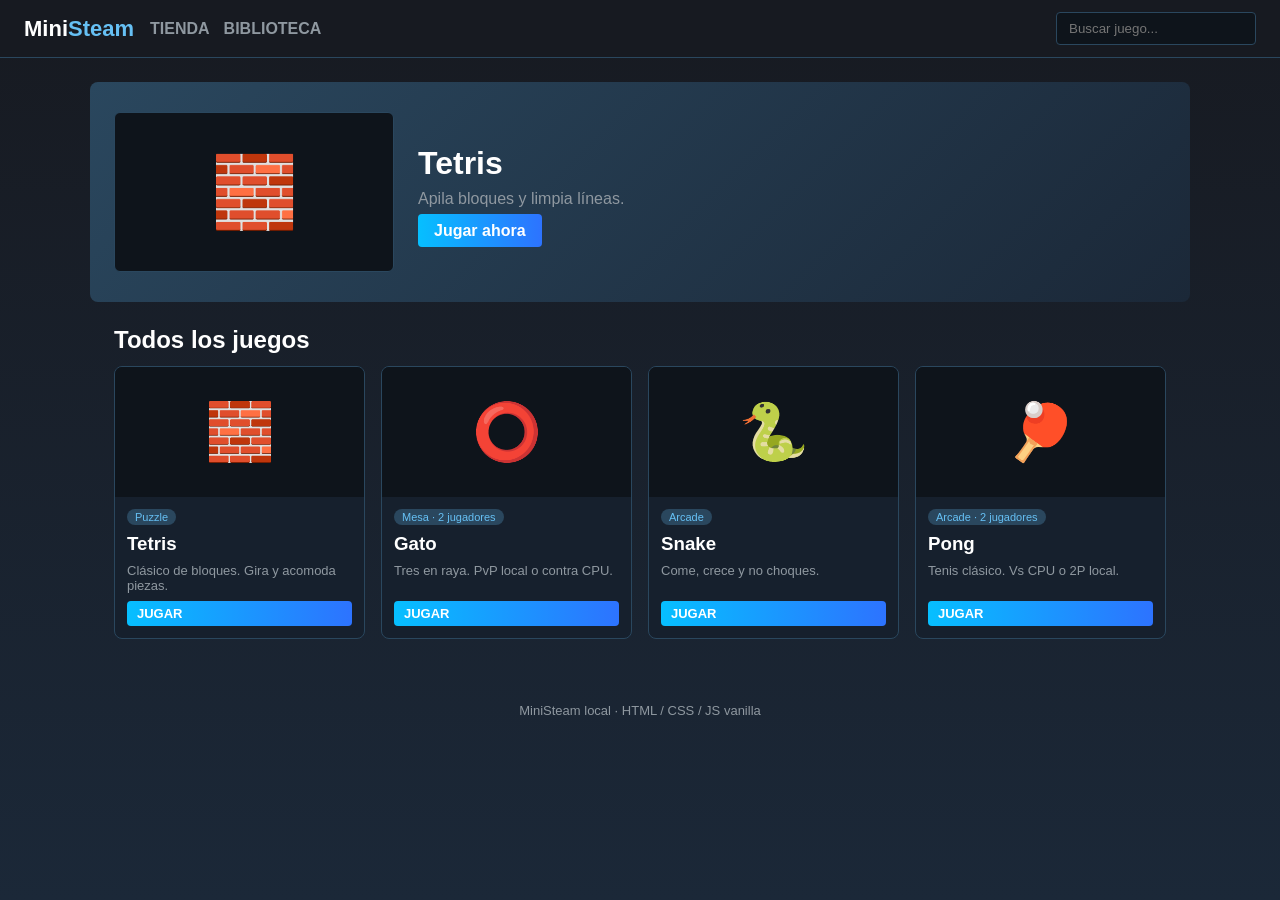
<file: index.html>
<!DOCTYPE html>
<html lang="es">
<head>
<meta charset="UTF-8">
<meta name="viewport" content="width=device-width, initial-scale=1.0">
<title>MiniSteam - Elige tu juego</title>
<link rel="stylesheet" href="CSS/1styles.css">
</head>
<body>
<nav class="navbar">
  <div class="logo">Mini<span>Steam</span></div>
  <div class="nav-links">
    <a href="index.html">TIENDA</a>
    <a href="#juegos">BIBLIOTECA</a>
  </div>
  <input id="search" class="search" placeholder="Buscar juego...">
</nav>

<header class="hero">
  <div id="heroArt" class="hero-art">🧱</div>
  <div>
    <h1 id="heroTitle">Tetris</h1>
    <p id="heroDesc">Apila bloques y limpia líneas.</p>
    <a id="heroLink" href="1tetris.html" class="btn">Jugar ahora</a>
  </div>
</header>

<main class="container" id="juegos">
  <h2 class="section-title">Todos los juegos</h2>
  <div class="grid" id="grid">
    <div class="card" data-name="tetris bloques puzzle">
      <div class="card-art">🧱</div>
      <div class="card-body">
        <span class="tag">Puzzle</span>
        <h3>Tetris</h3>
        <p>Clásico de bloques. Gira y acomoda piezas.</p>
        <a href="1tetris.html" class="btn small">JUGAR</a>
      </div>
    </div>
    <div class="card" data-name="gato tic tac toe tres en raya">
      <div class="card-art">⭕</div>
      <div class="card-body">
        <span class="tag">Mesa · 2 jugadores</span>
        <h3>Gato</h3>
        <p>Tres en raya. PvP local o contra CPU.</p>
        <a href="1gato.html" class="btn small">JUGAR</a>
      </div>
    </div>
    <div class="card" data-name="snake serpiente arcade">
      <div class="card-art">🐍</div>
      <div class="card-body">
        <span class="tag">Arcade</span>
        <h3>Snake</h3>
        <p>Come, crece y no choques.</p>
        <a href="1snake.html" class="btn small">JUGAR</a>
      </div>
    </div>
    <div class="card" data-name="pong tenis arcade 2 jugadores">
      <div class="card-art">🏓</div>
      <div class="card-body">
        <span class="tag">Arcade · 2 jugadores</span>
        <h3>Pong</h3>
        <p>Tenis clásico. Vs CPU o 2P local.</p>
        <a href="1pong.html" class="btn small">JUGAR</a>
      </div>
    </div>
  </div>
</main>

<footer class="footer">MiniSteam local · HTML / CSS / JS vanilla</footer>

<script src="JS/1main.js"></script>
</body>
</html>
</file>
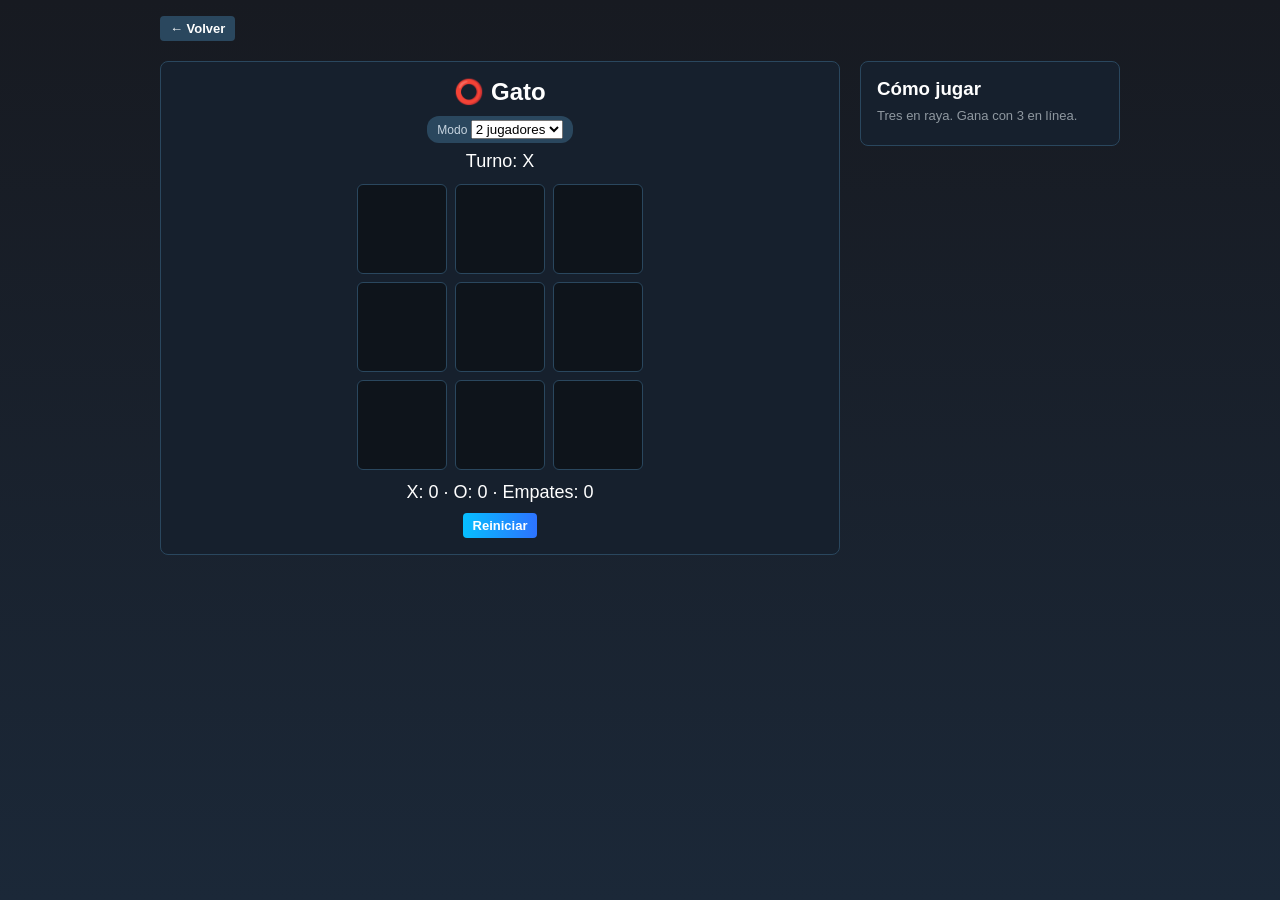
<file: 1gato.html>
<!DOCTYPE html>
<html lang="es">
<head><meta charset="UTF-8"><meta name="viewport" content="width=device-width, initial-scale=1.0">
<title>Gato - MiniSteam</title><link rel="stylesheet" href="CSS/1styles.css"></head>
<body>
<div class="topbar"><a href="index.html" class="btn small ghost">← Volver</a></div>
<div class="game-wrap">
<div class="game-main"><h2 style="color:#fff">⭕ Gato</h2>
<div class="controls"><label class="badge">Modo <select id="mode"><option value="pvp">2 jugadores</option><option value="cpu">Vs CPU</option></select></label></div>
<div class="score" id="status">Turno: X</div>
<div id="board"></div>
<div class="score">X: <span id="sx">0</span> · O: <span id="so">0</span> · Empates: <span id="se">0</span></div>
<div class="controls"><button id="restart" class="btn small">Reiniciar</button></div></div>
<aside class="game-side"><h3>Cómo jugar</h3><p>Tres en raya. Gana con 3 en línea.</p></aside>
</div>
<script src="JS/1gato.js"></script>
</body></html>
</file>
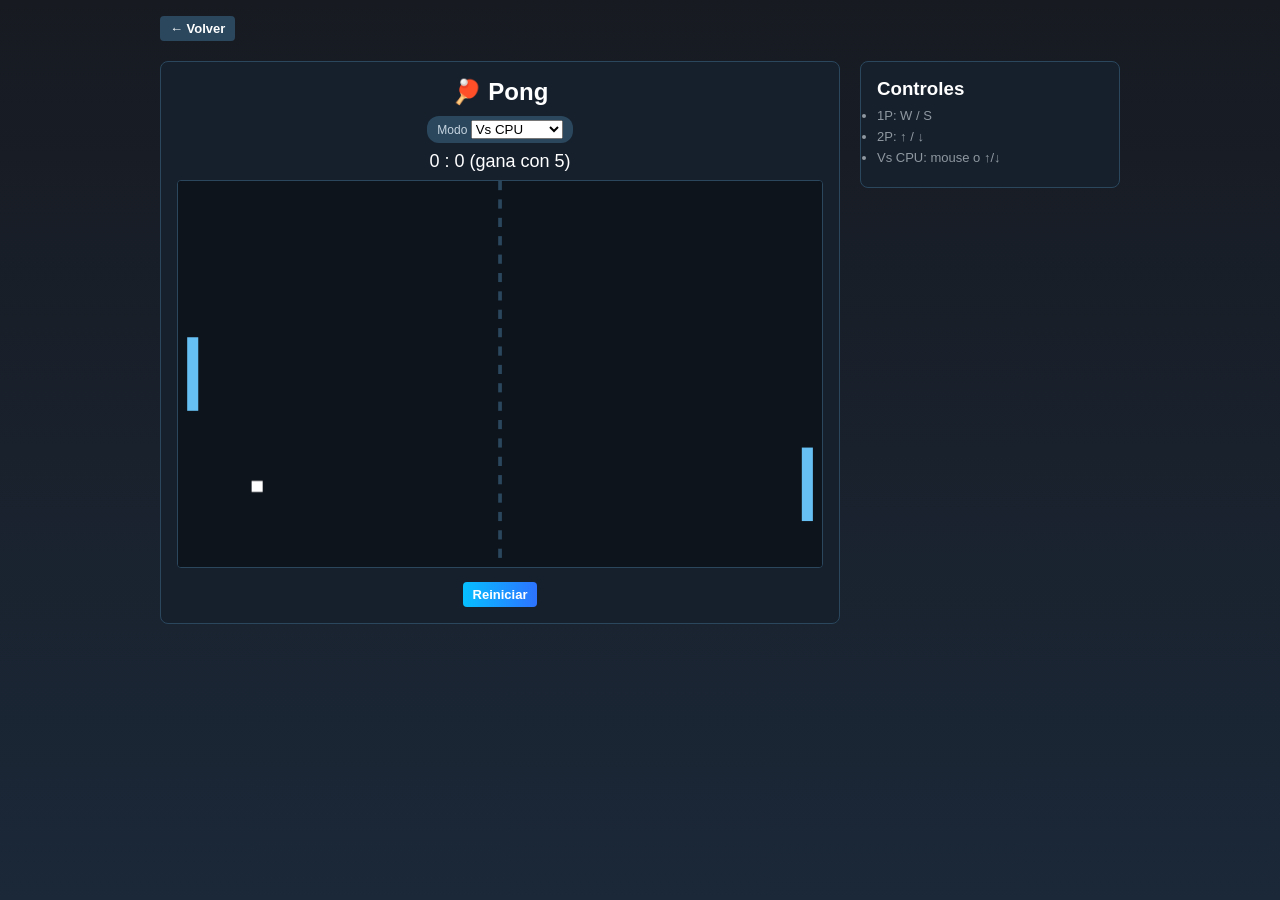
<file: 1pong.html>
<!DOCTYPE html>
<html lang="es">
<head><meta charset="UTF-8"><meta name="viewport" content="width=device-width, initial-scale=1.0">
<title>Pong - MiniSteam</title><link rel="stylesheet" href="CSS/1styles.css"></head>
<body>
<div class="topbar"><a href="index.html" class="btn small ghost">← Volver</a></div>
<div class="game-wrap">
<div class="game-main"><h2 style="color:#fff">🏓 Pong</h2>
<div class="controls"><label class="badge">Modo <select id="mode"><option value="cpu">Vs CPU</option><option value="2p">2 jugadores</option></select></label></div>
<div class="score"><span id="s1">0</span> : <span id="s2">0</span> (gana con 5)</div>
<canvas id="cv" width="700" height="420"></canvas>
<div class="controls"><button id="restart" class="btn small">Reiniciar</button></div></div>
<aside class="game-side"><h3>Controles</h3><ul><li>1P: W / S</li><li>2P: ↑ / ↓</li><li>Vs CPU: mouse o ↑/↓</li></ul></aside>
</div>
<script src="JS/1pong.js"></script>
</body></html>
</file>
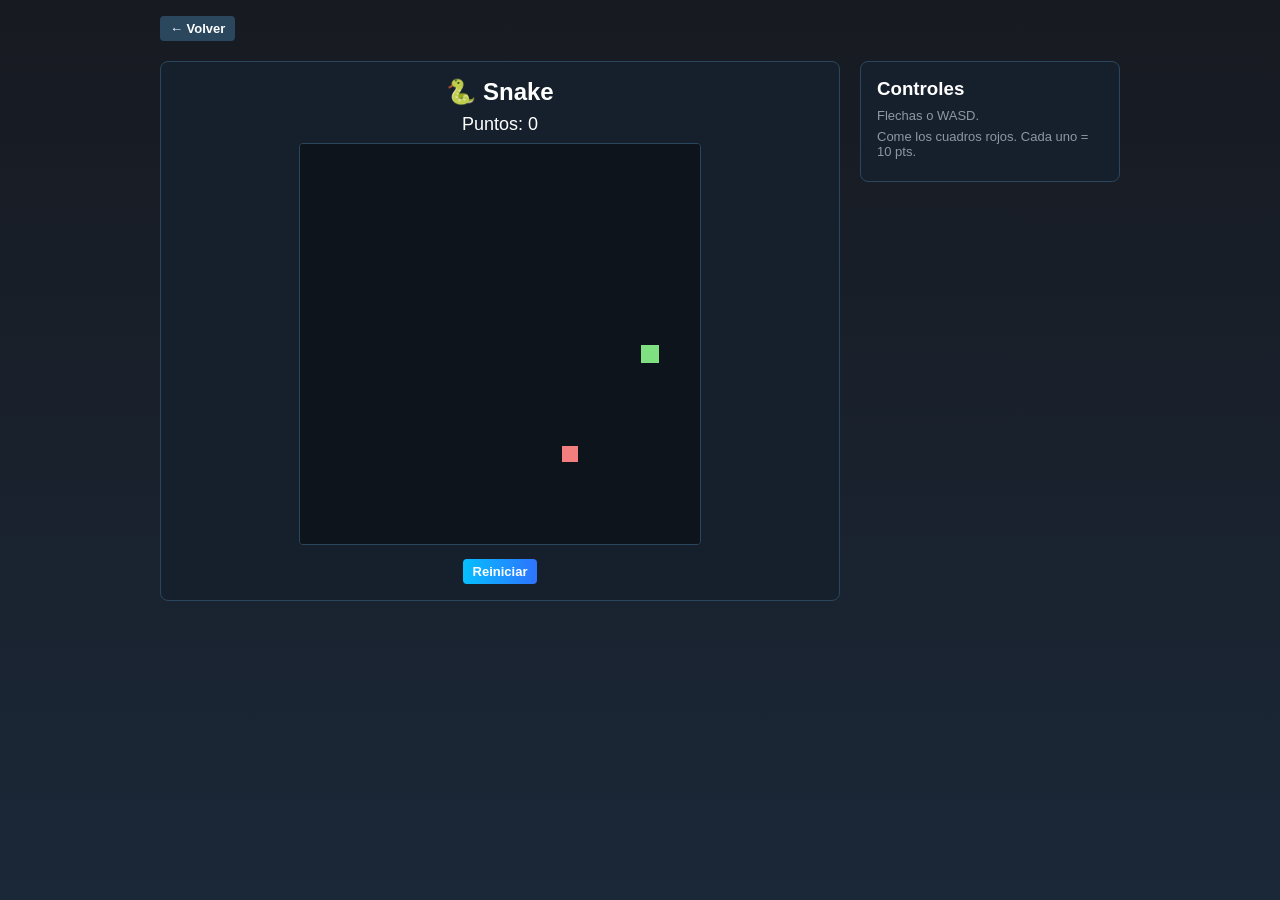
<file: 1snake.html>
<!DOCTYPE html>
<html lang="es">
<head><meta charset="UTF-8"><meta name="viewport" content="width=device-width, initial-scale=1.0">
<title>Snake - MiniSteam</title><link rel="stylesheet" href="CSS/1styles.css"></head>
<body>
<div class="topbar"><a href="index.html" class="btn small ghost">← Volver</a></div>
<div class="game-wrap">
<div class="game-main"><h2 style="color:#fff">🐍 Snake</h2>
<div class="score">Puntos: <span id="score">0</span></div>
<canvas id="cv" width="400" height="400"></canvas>
<div class="controls"><button id="restart" class="btn small">Reiniciar</button></div></div>
<aside class="game-side"><h3>Controles</h3><p>Flechas o WASD.</p><p>Come los cuadros rojos. Cada uno = 10 pts.</p></aside>
</div>
<script src="JS/1snake.js"></script>
</body></html>
</file>
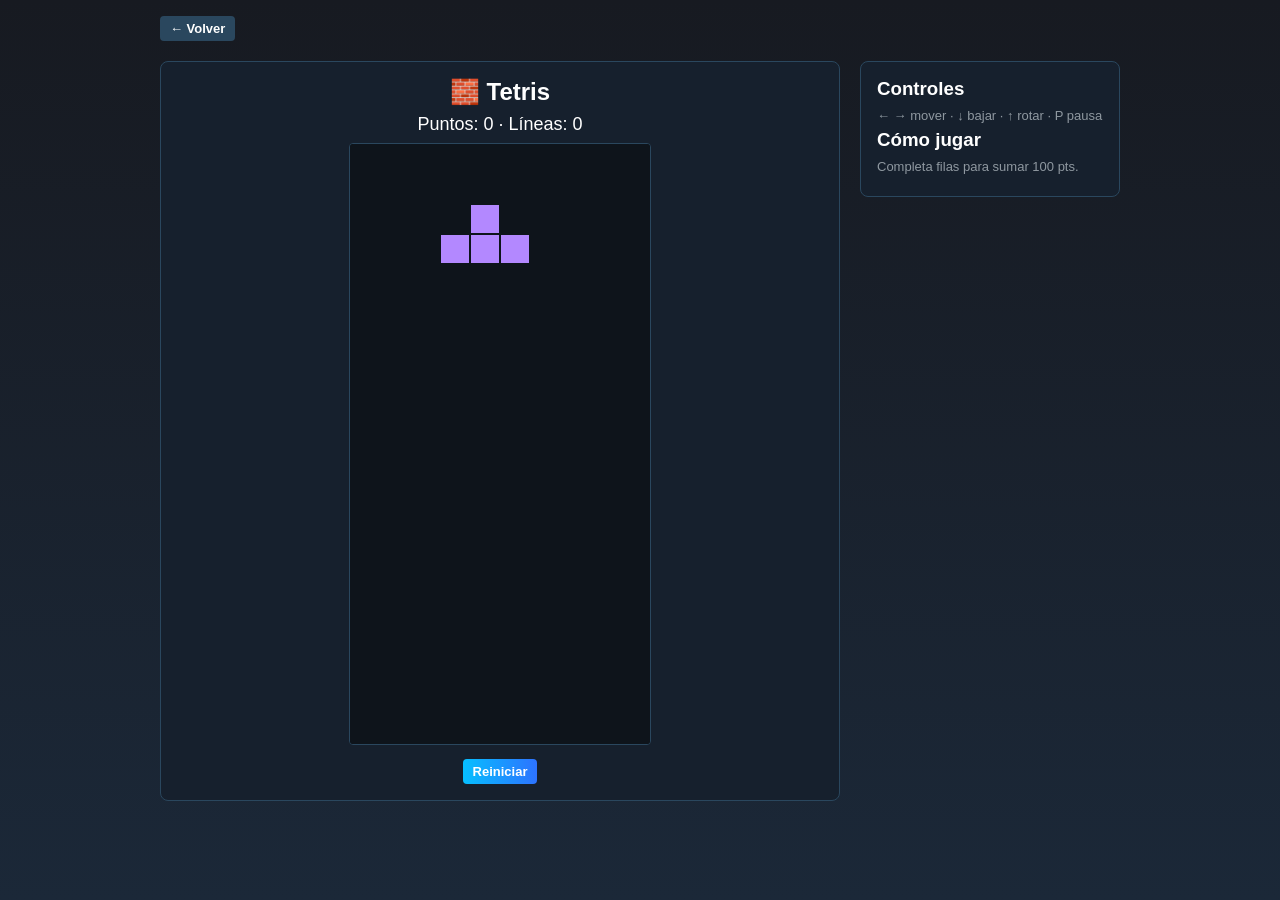
<file: 1tetris.html>
<!DOCTYPE html>
<html lang="es">
<head><meta charset="UTF-8"><meta name="viewport" content="width=device-width, initial-scale=1.0">
<title>Tetris - MiniSteam</title><link rel="stylesheet" href="CSS/1styles.css"></head>
<body>
<div class="topbar"><a href="index.html" class="btn small ghost">← Volver</a></div>
<div class="game-wrap">
<div class="game-main"><h2 style="color:#fff">🧱 Tetris</h2>
<div class="score">Puntos: <span id="score">0</span> · Líneas: <span id="lines">0</span></div>
<canvas id="cv" width="300" height="600"></canvas>
<div class="controls"><button id="restart" class="btn small">Reiniciar</button></div></div>
<aside class="game-side"><h3>Controles</h3><p>← → mover · ↓ bajar · ↑ rotar · P pausa</p><h3>Cómo jugar</h3><p>Completa filas para sumar 100 pts.</p></aside>
</div>
<script src="JS/1tetris.js"></script>
</body></html>
</file>
<file: CSS/1styles.css>
:root{
  --bg:#171a21; --bg2:#1b2838; --card:#16202d; --line:#2a475e;
  --accent:#66c0f4; --text:#c7d5e0; --muted:#8f98a0;
}
*{box-sizing:border-box;margin:0;padding:0}
body{background:linear-gradient(180deg,var(--bg),var(--bg2));color:var(--text);font-family:"Segoe UI",Arial,sans-serif;min-height:100vh}
a{color:var(--accent);text-decoration:none}
.navbar{display:flex;align-items:center;gap:16px;padding:12px 24px;background:#171a21;border-bottom:1px solid var(--line);position:sticky;top:0;z-index:10;flex-wrap:wrap}
.logo{font-weight:800;font-size:22px;color:#fff}
.logo span{color:var(--accent)}
.nav-links{display:flex;gap:14px}
.nav-links a{color:var(--muted);font-weight:600}
.nav-links a.active,.nav-links a:hover{color:#fff}
.search{margin-left:auto;padding:8px 12px;border-radius:4px;border:1px solid var(--line);background:#0e141b;color:var(--text);min-width:200px}
.btn{background:linear-gradient(90deg,#06bfff,#2d73ff);border:0;color:#fff;padding:8px 16px;border-radius:4px;cursor:pointer;font-weight:700}
.btn:hover{filter:brightness(1.15)}
.btn.ghost{background:#2a475e}
.btn.small{padding:5px 10px;font-size:13px}
.hero{max-width:1100px;margin:24px auto;padding:24px;background:linear-gradient(135deg,#2a475e,#1b2838);border-radius:8px;display:flex;gap:24px;align-items:center;min-height:220px}
.hero-art{width:280px;height:160px;border-radius:6px;flex-shrink:0;display:flex;align-items:center;justify-content:center;font-size:70px;background:#0e141b;border:1px solid var(--line)}
.hero h1{color:#fff;font-size:32px;margin-bottom:8px}
.hero p{color:var(--muted);margin-bottom:14px}
.container{max-width:1100px;margin:0 auto;padding:0 24px 40px}
.section-title{margin:18px 0 12px;color:#fff}
.grid{display:grid;grid-template-columns:repeat(auto-fill,minmax(230px,1fr));gap:16px}
.card{background:var(--card);border:1px solid var(--line);border-radius:8px;overflow:hidden;display:flex;flex-direction:column}
.card-art{height:130px;display:flex;align-items:center;justify-content:center;font-size:56px;background:#0e141b}
.card-body{padding:12px;display:flex;flex-direction:column;gap:8px;flex:1}
.card-body h3{color:#fff}
.tag{font-size:11px;background:#2a475e;display:inline-block;padding:2px 8px;border-radius:10px;color:var(--accent);width:fit-content}
.card-body p{font-size:13px;color:var(--muted);flex:1}
.footer{text-align:center;color:var(--muted);padding:24px;font-size:13px}
.game-wrap{max-width:1000px;margin:20px auto;padding:0 20px 40px;display:flex;gap:20px;flex-wrap:wrap}
.game-main{flex:1;min-width:300px;background:var(--card);border:1px solid var(--line);border-radius:8px;padding:16px;text-align:center}
.game-side{width:260px;background:var(--card);border:1px solid var(--line);border-radius:8px;padding:16px;height:fit-content}
.game-side h3{color:#fff;margin-bottom:8px}
.game-side p,.game-side li{font-size:13px;color:var(--muted);margin-bottom:6px}
canvas{background:#0e141b;border:1px solid var(--line);border-radius:4px;max-width:100%}
#board{display:grid;grid-template-columns:repeat(3,90px);gap:8px;justify-content:center;margin:12px 0}
#board button{width:90px;height:90px;font-size:42px;font-weight:800;background:#0e141b;color:#fff;border:1px solid var(--line);border-radius:6px;cursor:pointer}
.topbar{max-width:1000px;margin:0 auto;padding:16px 20px 0;display:flex;gap:12px}
.badge{background:#2a475e;padding:4px 10px;border-radius:12px;font-size:12px}
.score{font-size:18px;color:#fff;margin:8px 0}
.controls{display:flex;gap:8px;justify-content:center;margin-top:10px;flex-wrap:wrap}
@media(max-width:700px){.hero{flex-direction:column}.hero-art{width:100%}}
</file>
